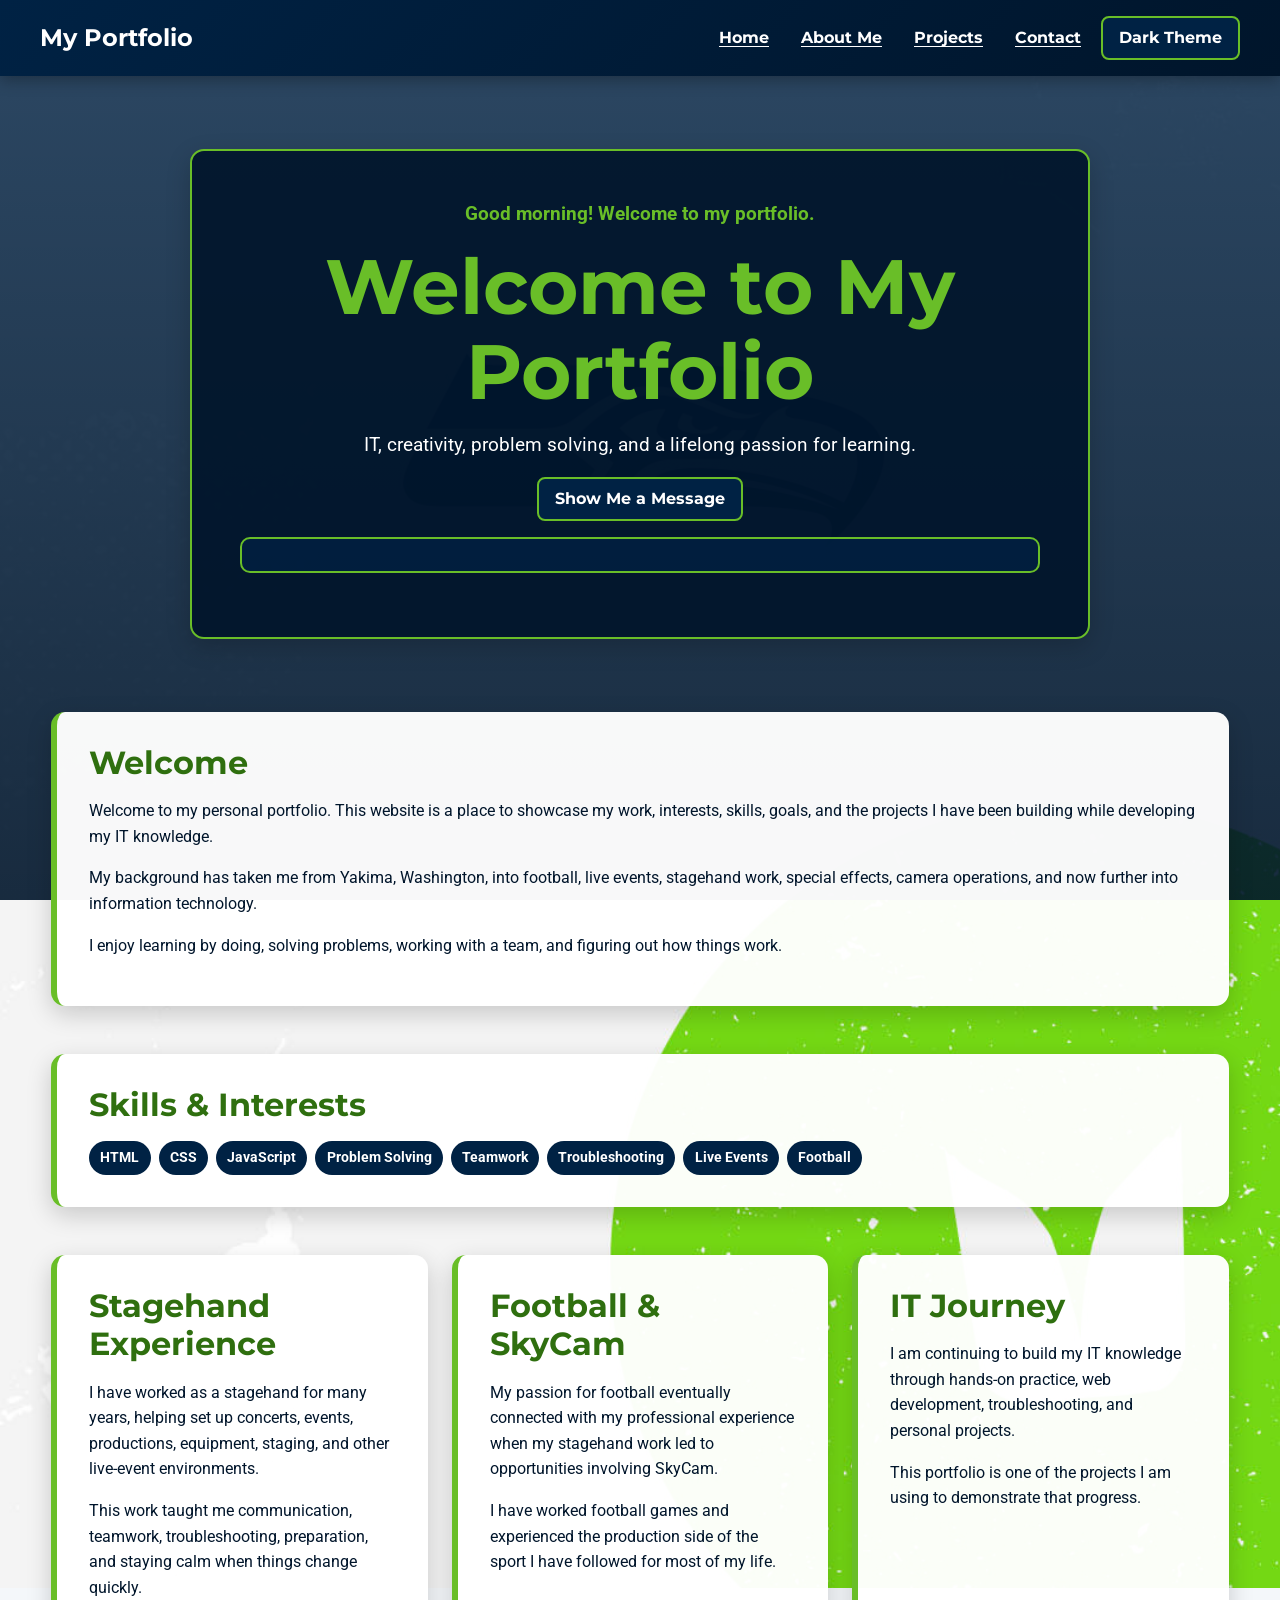
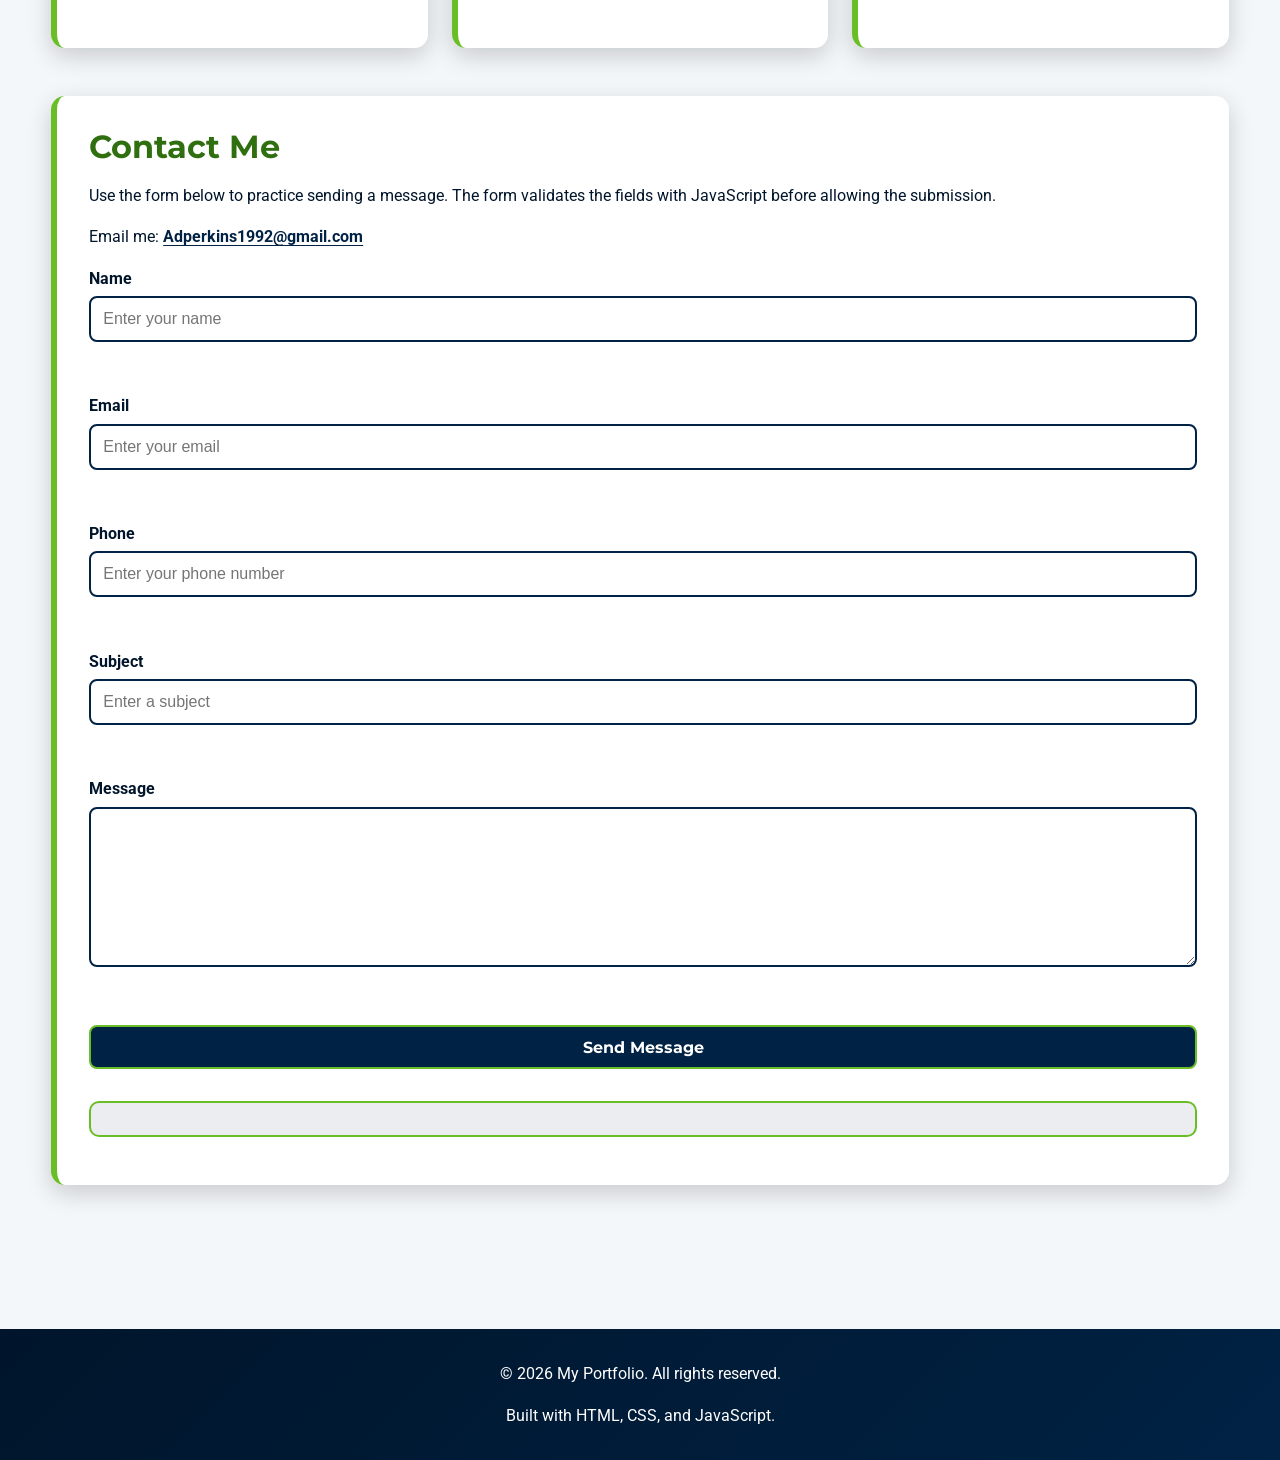
<file: index.html>
<!DOCTYPE html>
<html lang="en">
<head>
    <meta charset="UTF-8">
    <meta name="viewport" content="width=device-width, initial-scale=1.0">

    <meta name="description"
        content="Anthony's personal portfolio showcasing IT skills, projects, work experience, and goals.">

    <title>My Portfolio | IT & Creative Projects</title>

    <link rel="preconnect" href="https://fonts.googleapis.com">
    <link rel="preconnect" href="https://fonts.gstatic.com" crossorigin>

    <link
        href="https://fonts.googleapis.com/css2?family=Montserrat:wght@600;700&family=Roboto:wght@400;500;700&display=swap"
        rel="stylesheet">

    <link rel="stylesheet" href="style.css">
</head>

<body>

    <!-- Seahawks + anime energy belong together. -->
    <!-- The 12s are always watching. Blue. Green. Code. -->
    <!-- If you found this, you are officially in the source-code huddle. -->

    <header>
        <div class="header-container">

            <div class="logo">
                <p>My Portfolio</p>
            </div>

            <nav aria-label="Main navigation">
                <ul>
                    <li>
                        <a href="index.html" aria-current="page">Home</a>
                    </li>

                    <li>
                        <a href="about.html">About Me</a>
                    </li>

                    <li>
                        <a href="projects.html">Projects</a>
                    </li>

                    <li>
                        <a href="#contact">Contact</a>
                    </li>

                    <li>
                        <button
                            class="theme-button"
                            type="button"
                            aria-label="Switch to dark mode">
                            Dark Theme
                        </button>
                    </li>
                </ul>
            </nav>

        </div>
    </header>

    <main>

        <!-- HERO -->

        <section class="hero">
            <div class="hero-content">

                <p id="welcomeMessage">
                    Welcome to my portfolio.
                </p>

                <h1>Welcome to My Portfolio</h1>

                <p>
                    IT, creativity, problem solving, and a lifelong passion
                    for learning.
                </p>

                <button id="messageButton" type="button">
                    Show Me a Message
                </button>

                <p
                    id="interactiveMessage"
                    aria-live="polite">
                </p>

            </div>
        </section>


        <!-- WELCOME -->

        <section>
            <div class="content-card">

                <h2>Welcome</h2>

                <p>
                    Welcome to my personal portfolio. This website is a place
                    to showcase my work, interests, skills, goals, and the
                    projects I have been building while developing my IT
                    knowledge.
                </p>

                <p>
                    My background has taken me from Yakima, Washington, into
                    football, live events, stagehand work, special effects,
                    camera operations, and now further into information
                    technology.
                </p>

                <p>
                    I enjoy learning by doing, solving problems, working with
                    a team, and figuring out how things work.
                </p>

            </div>
        </section>


        <!-- SKILLS -->

        <section>
            <div class="content-card">

                <h2>Skills & Interests</h2>

                <div class="skills-container">

                    <span class="tag">HTML</span>

                    <span class="tag">CSS</span>

                    <span class="tag">JavaScript</span>

                    <span class="tag">Problem Solving</span>

                    <span class="tag">Teamwork</span>

                    <span class="tag">Troubleshooting</span>

                    <span class="tag">Live Events</span>

                    <span class="tag">Football</span>

                </div>

            </div>
        </section>


        <!-- EXPERIENCE -->

        <section>

            <div class="card-grid">

                <article class="card">

                    <h2>Stagehand Experience</h2>

                    <p>
                        I have worked as a stagehand for many years, helping
                        set up concerts, events, productions, equipment,
                        staging, and other live-event environments.
                    </p>

                    <p>
                        This work taught me communication, teamwork,
                        troubleshooting, preparation, and staying calm when
                        things change quickly.
                    </p>

                </article>


                <article class="card">

                    <h2>Football & SkyCam</h2>

                    <p>
                        My passion for football eventually connected with my
                        professional experience when my stagehand work led to
                        opportunities involving SkyCam.
                    </p>

                    <p>
                        I have worked football games and experienced the
                        production side of the sport I have followed for most
                        of my life.
                    </p>

                </article>


                <article class="card">

                    <h2>IT Journey</h2>

                    <p>
                        I am continuing to build my IT knowledge through
                        hands-on practice, web development, troubleshooting,
                        and personal projects.
                    </p>

                    <p>
                        This portfolio is one of the projects I am using to
                        demonstrate that progress.
                    </p>

                </article>

            </div>

        </section>


        <!-- CONTACT -->

        <section id="contact">

            <div class="content-card">

                <h2>Contact Me</h2>

                <p>
                    Use the form below to practice sending a message.
                    The form validates the fields with JavaScript before
                    allowing the submission.
                </p>

                <p class="contact-email">
                    Email me:
                    <a href="mailto:Adperkins1992@gmail.com">
                        Adperkins1992@gmail.com
                    </a>
                </p>


                <form id="contactForm" novalidate>

                    <!-- NAME -->

                    <div>

                        <label for="name-id-input">
                            Name
                        </label>

                        <input
                            type="text"
                            id="name-id-input"
                            name="name"
                            autocomplete="name"
                            placeholder="Enter your name"
                            aria-describedby="nameError">

                        <p
                            id="nameError"
                            class="error"
                            aria-live="polite">
                        </p>

                    </div>


                    <!-- EMAIL -->

                    <div>

                        <label for="email-id">
                            Email
                        </label>

                        <input
                            type="email"
                            id="email-id"
                            name="email"
                            autocomplete="email"
                            placeholder="Enter your email"
                            aria-describedby="emailError">

                        <p
                            id="emailError"
                            class="error"
                            aria-live="polite">
                        </p>

                    </div>


                    <!-- PHONE -->

                    <div>

                        <label for="phone">
                            Phone
                        </label>

                        <input
                            type="tel"
                            id="phone"
                            name="phone"
                            autocomplete="tel"
                            placeholder="Enter your phone number"
                            aria-describedby="phoneError">

                        <p
                            id="phoneError"
                            class="error"
                            aria-live="polite">
                        </p>

                    </div>


                    <!-- SUBJECT -->

                    <div>

                        <label for="subject">
                            Subject
                        </label>

                        <input
                            type="text"
                            id="subject"
                            name="subject"
                            placeholder="Enter a subject"
                            aria-describedby="subjectError">

                        <p
                            id="subjectError"
                            class="error"
                            aria-live="polite">
                        </p>

                    </div>


                    <!-- MESSAGE -->

                    <div>

                        <label for="message">
                            Message
                        </label>

                        <textarea
                            id="message"
                            name="message"
                            placeholder="Enter your message"
                            aria-describedby="messageError">
                        </textarea>

                        <p
                            id="messageError"
                            class="error"
                            aria-live="polite">
                        </p>

                    </div>


                    <button type="submit">
                        Send Message
                    </button>

                    <p
                        id="formMessage"
                        aria-live="polite">
                    </p>

                </form>

            </div>

        </section>

    </main>


    <footer>

        <p>
            &copy;
            <span id="year"></span>
            My Portfolio. All rights reserved.
        </p>

        <p>
            Built with HTML, CSS, and JavaScript.
        </p>

    </footer>


    <script src="script.js"></script>

</body>
</html>
</file>
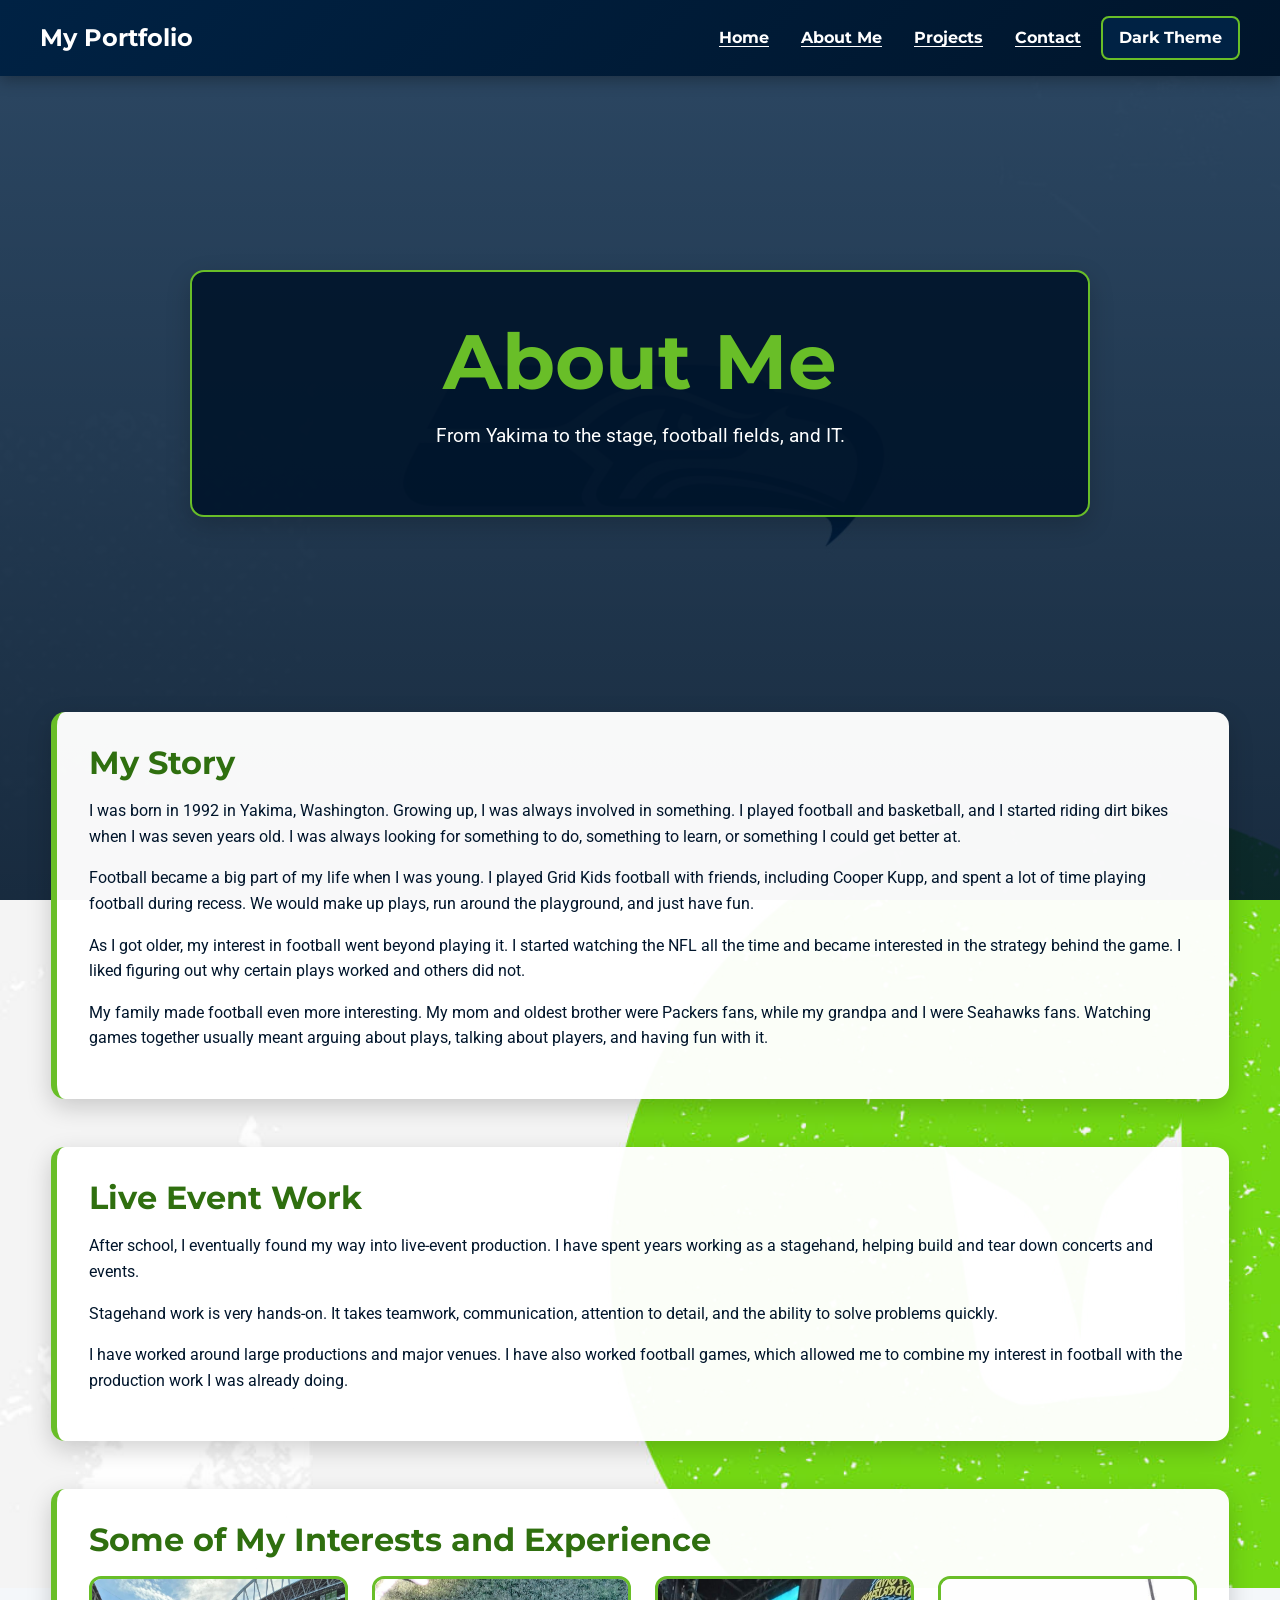
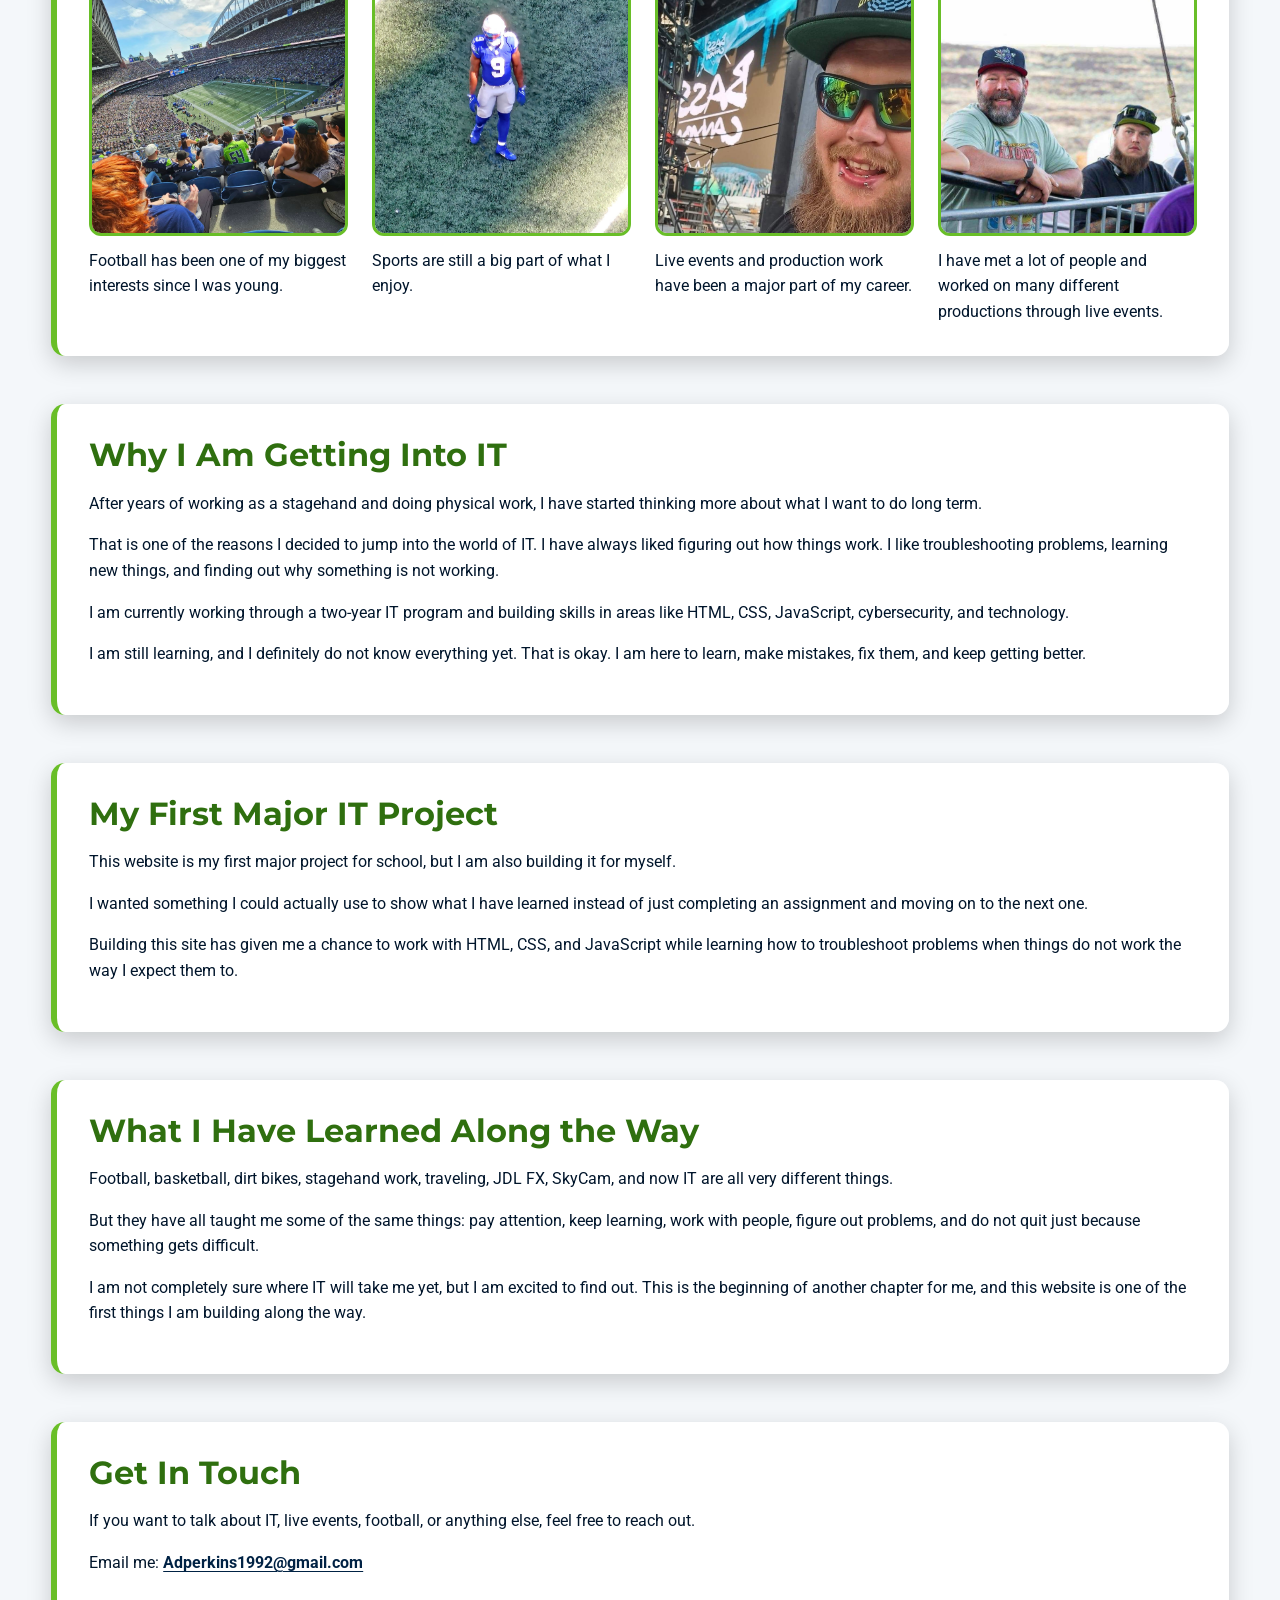
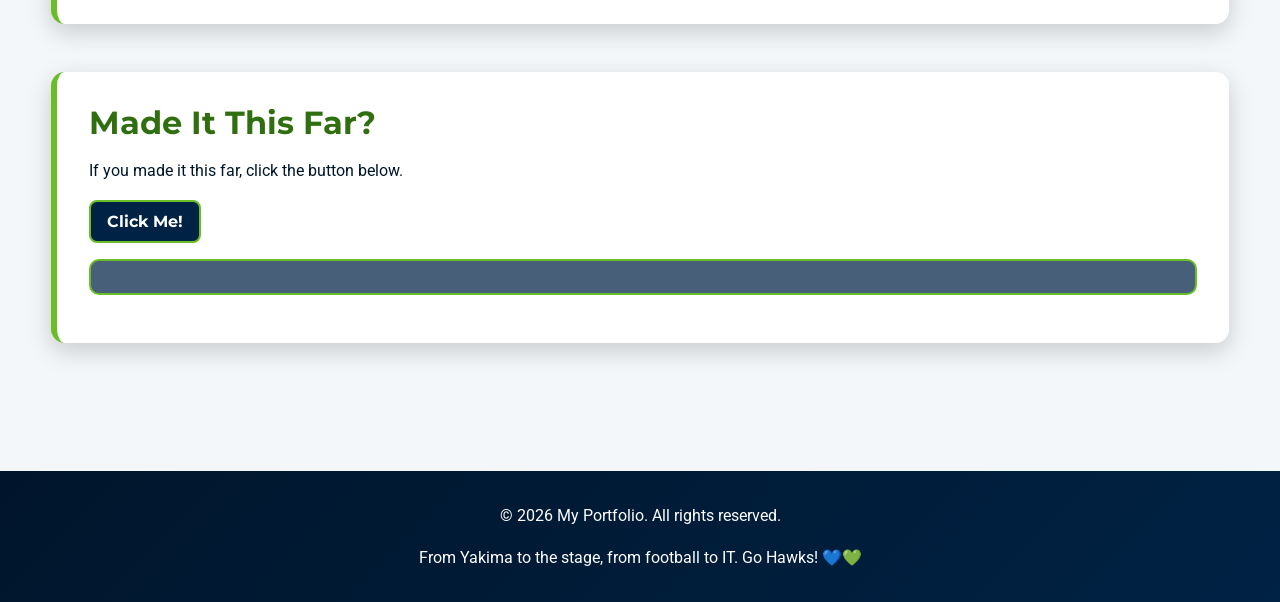
<file: about.html>
<!DOCTYPE html>
<html lang="en">
<head>

    <meta charset="UTF-8">

    <meta
        name="viewport"
        content="width=device-width, initial-scale=1.0">

    <meta
        name="description"
        content="About Anthony, his background, live-event experience, football interests, and journey into IT.">

    <title>About Me | My Portfolio</title>

    <link rel="preconnect" href="https://fonts.googleapis.com">

    <link
        rel="preconnect"
        href="https://fonts.gstatic.com"
        crossorigin>

    <link
        href="https://fonts.googleapis.com/css2?family=Montserrat:wght@600;700&family=Roboto:wght@400;500;700&display=swap"
        rel="stylesheet">

    <link rel="stylesheet" href="style.css">

</head>

<body>

    <!-- The training arc continues. -->
    <!-- Hidden message: From Yakima to the stage, from the field to IT. Keep leveling up. -->
    <!-- A good crew makes the impossible look easy. A good developer does the same with bugs. -->


    <header>

        <div class="header-container">

            <div class="logo">
                <p>My Portfolio</p>
            </div>


            <nav aria-label="Main navigation">

                <ul>

                    <li>
                        <a href="index.html">
                            Home
                        </a>
                    </li>

                    <li>
                        <a
                            href="about.html"
                            aria-current="page">
                            About Me
                        </a>
                    </li>

                    <li>
                        <a href="projects.html">
                            Projects
                        </a>
                    </li>

                    <li>
                        <a href="index.html#contact">
                            Contact
                        </a>
                    </li>

                    <li>
                        <button
                            class="theme-button"
                            type="button"
                            aria-label="Switch to dark mode">
                            Dark Theme
                        </button>
                    </li>

                </ul>

            </nav>

        </div>

    </header>


    <main>


        <!-- HERO -->

        <section class="hero">

            <div class="hero-content">

                <h1>About Me</h1>

                <p>
                    From Yakima to the stage, football fields, and IT.
                </p>

            </div>

        </section>


        <!-- MY STORY -->

        <section>

            <div class="content-card">

                <h2>My Story</h2>

                <p>
                    I was born in 1992 in Yakima, Washington. Growing up,
                    I was always involved in something. I played football
                    and basketball, and I started riding dirt bikes when
                    I was seven years old. I was always looking for
                    something to do, something to learn, or something
                    I could get better at.
                </p>

                <p>
                    Football became a big part of my life when I was young.
                    I played Grid Kids football with friends, including
                    Cooper Kupp, and spent a lot of time playing football
                    during recess. We would make up plays, run around the
                    playground, and just have fun.
                </p>

                <p>
                    As I got older, my interest in football went beyond
                    playing it. I started watching the NFL all the time
                    and became interested in the strategy behind the game.
                    I liked figuring out why certain plays worked and
                    others did not.
                </p>

                <p>
                    My family made football even more interesting.
                    My mom and oldest brother were Packers fans, while
                    my grandpa and I were Seahawks fans. Watching games
                    together usually meant arguing about plays, talking
                    about players, and having fun with it.
                </p>

            </div>

        </section>


        <!-- WORK -->

        <section>

            <div class="content-card">

                <h2>Live Event Work</h2>

                <p>
                    After school, I eventually found my way into live-event
                    production. I have spent years working as a stagehand,
                    helping build and tear down concerts and events.
                </p>

                <p>
                    Stagehand work is very hands-on. It takes teamwork,
                    communication, attention to detail, and the ability
                    to solve problems quickly.
                </p>

                <p>
                    I have worked around large productions and major
                    venues. I have also worked football games, which
                    allowed me to combine my interest in football with
                    the production work I was already doing.
                </p>

            </div>

        </section>


        <!-- IMAGES -->

        <section>

            <div class="content-card">

                <h2>Some of My Interests and Experience</h2>

                <div class="image-grid">

                    <div class="image-card">

                        <img
                            src="Images/seahawksgame.jpg"
                            alt="Football game experience"
                            loading="lazy">

                        <p>
                            Football has been one of my biggest interests
                            since I was young.
                        </p>

                    </div>


                    <div class="image-card">

                        <img
                            src="Images/k9.jpg"
                            alt="Football and sports experience"
                            loading="lazy">

                        <p>
                            Sports are still a big part of what I enjoy.
                        </p>

                    </div>


                    <div class="image-card">

                        <img
                            src="Images/bass.jpg"
                            alt="Live event and music experience"
                            loading="lazy">

                        <p>
                            Live events and production work have been a
                            major part of my career.
                        </p>

                    </div>


                    <div class="image-card">

                        <img
                            src="Images/Bert.jpg"
                            alt="Live event experience"
                            loading="lazy">

                        <p>
                            I have met a lot of people and worked on many
                            different productions through live events.
                        </p>

                    </div>

                </div>

            </div>

        </section>


        <!-- IT -->

        <section>

            <div class="content-card">

                <h2>Why I Am Getting Into IT</h2>

                <p>
                    After years of working as a stagehand and doing physical
                    work, I have started thinking more about what I want to
                    do long term.
                </p>

                <p>
                    That is one of the reasons I decided to jump into the
                    world of IT. I have always liked figuring out how things
                    work. I like troubleshooting problems, learning new
                    things, and finding out why something is not working.
                </p>

                <p>
                    I am currently working through a two-year IT program
                    and building skills in areas like HTML, CSS, JavaScript,
                    cybersecurity, and technology.
                </p>

                <p>
                    I am still learning, and I definitely do not know
                    everything yet. That is okay. I am here to learn,
                    make mistakes, fix them, and keep getting better.
                </p>

            </div>

        </section>


        <!-- FIRST MAJOR PROJECT -->

        <section>

            <div class="content-card">

                <h2>My First Major IT Project</h2>

                <p>
                    This website is my first major project for school,
                    but I am also building it for myself.
                </p>

                <p>
                    I wanted something I could actually use to show what
                    I have learned instead of just completing an assignment
                    and moving on to the next one.
                </p>

                <p>
                    Building this site has given me a chance to work with
                    HTML, CSS, and JavaScript while learning how to
                    troubleshoot problems when things do not work the way
                    I expect them to.
                </p>

            </div>

        </section>


        <!-- LESSONS -->

        <section>

            <div class="content-card">

                <h2>What I Have Learned Along the Way</h2>

                <p>
                    Football, basketball, dirt bikes, stagehand work,
                    traveling, JDL FX, SkyCam, and now IT are all very
                    different things.
                </p>

                <p>
                    But they have all taught me some of the same things:
                    pay attention, keep learning, work with people,
                    figure out problems, and do not quit just because
                    something gets difficult.
                </p>

                <p>
                    I am not completely sure where IT will take me yet,
                    but I am excited to find out. This is the beginning
                    of another chapter for me, and this website is one
                    of the first things I am building along the way.
                </p>

            </div>

        </section>


        <!-- CONTACT -->

        <section>

            <div class="content-card">

                <h2>Get In Touch</h2>

                <p>
                    If you want to talk about IT, live events, football,
                    or anything else, feel free to reach out.
                </p>

                <p class="contact-email">

                    Email me:

                    <a href="mailto:Adperkins1992@gmail.com">
                        Adperkins1992@gmail.com
                    </a>

                </p>

            </div>

        </section>


        <!-- FINAL BUTTON -->

        <section class="content-card">

            <h2>Made It This Far?</h2>

            <p>
                If you made it this far, click the button below.
            </p>

            <button
                id="finalMessageButton"
                type="button">
                Click Me!
            </button>

            <p
                id="finalMessage"
                aria-live="polite">
            </p>

        </section>


    </main>


    <footer>

        <p>
            &copy;
            <span id="year"></span>
            My Portfolio. All rights reserved.
        </p>

        <p>
            From Yakima to the stage, from football to IT.
            Go Hawks! 💙💚
        </p>

    </footer>


    <script src="script.js"></script>

</body>
</html>
</file>
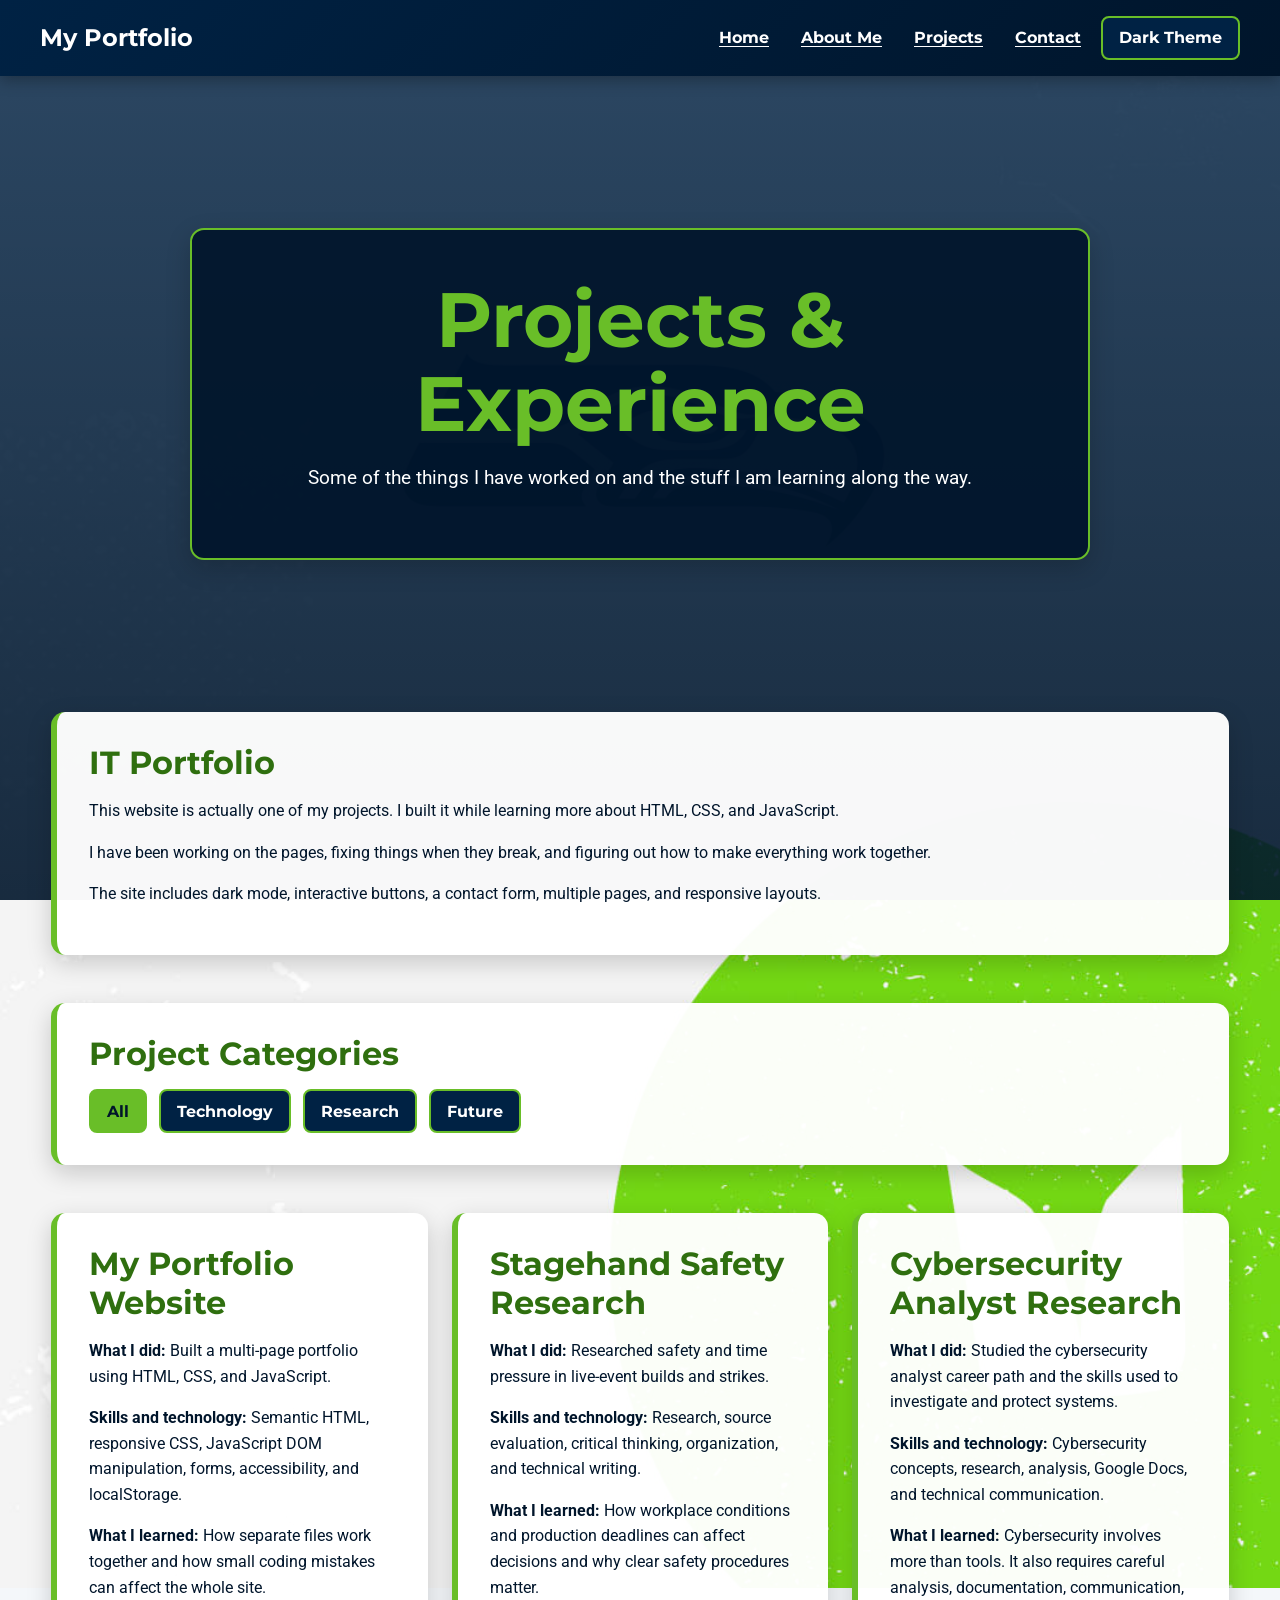
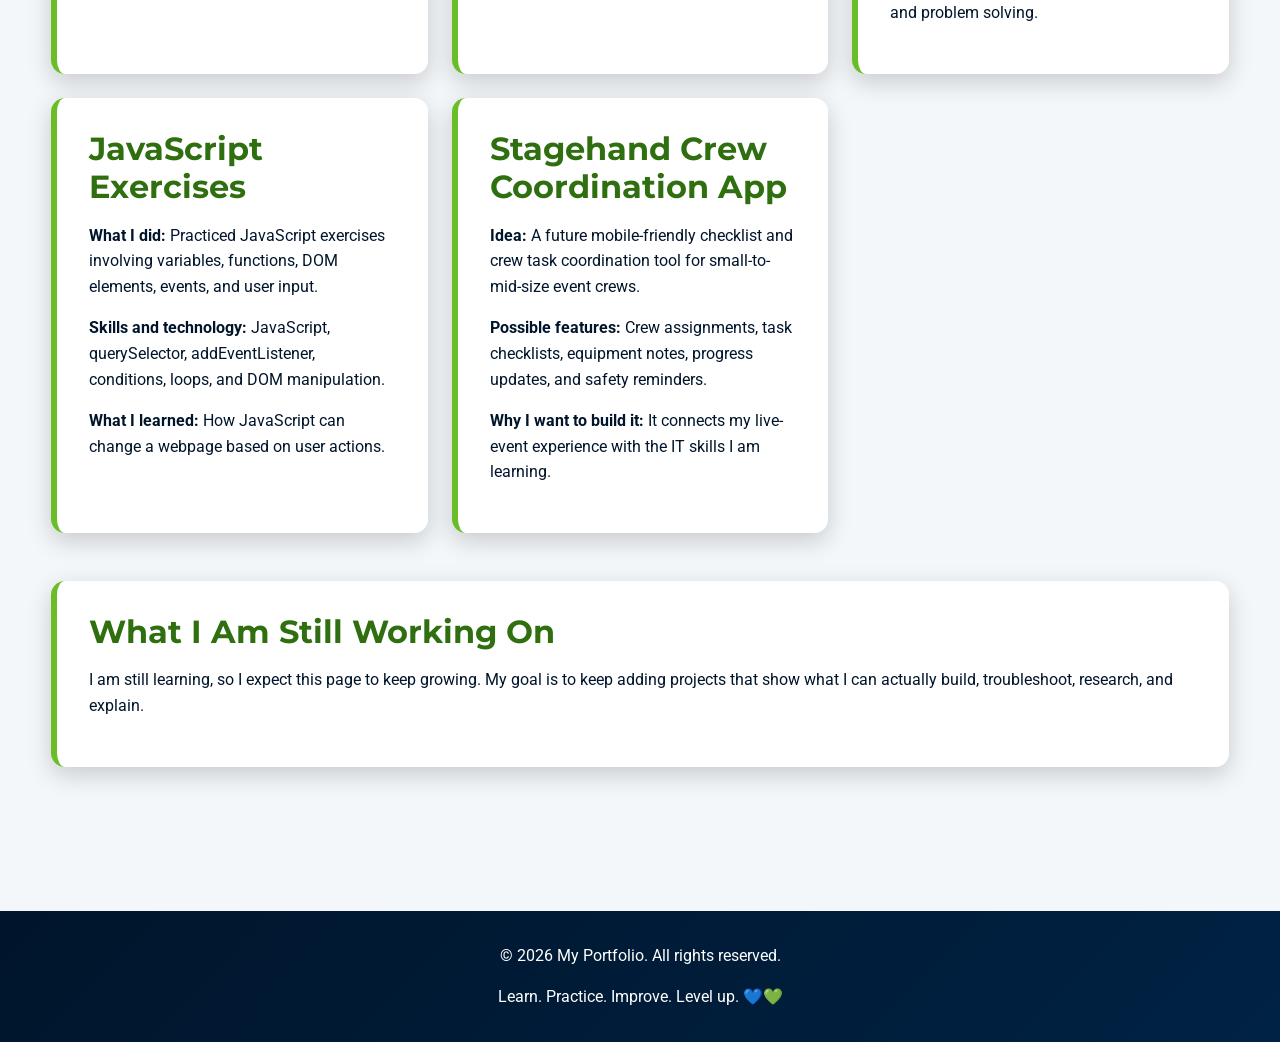
<file: projects.html>
<!DOCTYPE html>
<html lang="en">
<head>

    <meta charset="UTF-8">

    <meta
        name="viewport"
        content="width=device-width, initial-scale=1.0">

    <meta
        name="description"
        content="Anthony's IT projects, hands-on work, research, and skills.">

    <title>Projects | My Portfolio</title>

    <link
        rel="preconnect"
        href="https://fonts.googleapis.com">

    <link
        rel="preconnect"
        href="https://fonts.gstatic.com"
        crossorigin>

    <link
        href="https://fonts.googleapis.com/css2?family=Montserrat:wght@600;700&family=Roboto:wght@400;500;700&display=swap"
        rel="stylesheet">

    <link rel="stylesheet" href="style.css">

</head>

<body>

    <!-- GO HAWKS! -->
    <!-- Learn -> Practice -> Fail -> Improve -> Level Up -->
    <!-- The bug is not the final boss. It is just the next training arc. -->


    <header>

        <div class="header-container">

            <div class="logo">
                <p>My Portfolio</p>
            </div>


            <nav aria-label="Main navigation">

                <ul>

                    <li>
                        <a href="index.html">
                            Home
                        </a>
                    </li>

                    <li>
                        <a href="about.html">
                            About Me
                        </a>
                    </li>

                    <li>
                        <a
                            href="projects.html"
                            aria-current="page">
                            Projects
                        </a>
                    </li>

                    <li>
                        <a href="index.html#contact">
                            Contact
                        </a>
                    </li>

                    <li>
                        <button
                            class="theme-button"
                            type="button"
                            aria-label="Switch to dark mode">
                            Dark Theme
                        </button>
                    </li>

                </ul>

            </nav>

        </div>

    </header>


    <main>


        <!-- HERO -->

        <section class="hero">

            <div class="hero-content">

                <h1>Projects & Experience</h1>

                <p>
                    Some of the things I have worked on and the stuff
                    I am learning along the way.
                </p>

            </div>

        </section>


        <!-- PORTFOLIO -->

        <section>

            <div class="content-card">

                <h2>IT Portfolio</h2>

                <p>
                    This website is actually one of my projects.
                    I built it while learning more about HTML, CSS,
                    and JavaScript.
                </p>

                <p>
                    I have been working on the pages, fixing things
                    when they break, and figuring out how to make
                    everything work together.
                </p>

                <p>
                    The site includes dark mode, interactive buttons,
                    a contact form, multiple pages, and responsive
                    layouts.
                </p>

            </div>

        </section>


        <!-- FILTERS -->

        <section>

            <div class="content-card">

                <h2>Project Categories</h2>

                <div
                    class="filter-buttons"
                    role="group"
                    aria-label="Filter projects">

                    <button
                        class="filter-button active"
                        type="button"
                        data-filter="all"
                        aria-pressed="true">
                        All
                    </button>

                    <button
                        class="filter-button"
                        type="button"
                        data-filter="technology"
                        aria-pressed="false">
                        Technology
                    </button>

                    <button
                        class="filter-button"
                        type="button"
                        data-filter="research"
                        aria-pressed="false">
                        Research
                    </button>

                    <button
                        class="filter-button"
                        type="button"
                        data-filter="future"
                        aria-pressed="false">
                        Future
                    </button>

                </div>

            </div>

        </section>


        <!-- PROJECTS -->

        <section>

            <div class="project-grid">


                <!-- PROJECT 1 -->

                <article
                    class="project-card"
                    data-category="technology">

                    <h2>My Portfolio Website</h2>

                    <p>
                        <strong>What I did:</strong>
                        Built a multi-page portfolio using HTML,
                        CSS, and JavaScript.
                    </p>

                    <p>
                        <strong>Skills and technology:</strong>
                        Semantic HTML, responsive CSS, JavaScript DOM
                        manipulation, forms, accessibility, and localStorage.
                    </p>

                    <p>
                        <strong>What I learned:</strong>
                        How separate files work together and how small
                        coding mistakes can affect the whole site.
                    </p>

                </article>


                <!-- PROJECT 2 -->

                <article
                    class="project-card"
                    data-category="research">

                    <h2>Stagehand Safety Research</h2>

                    <p>
                        <strong>What I did:</strong>
                        Researched safety and time pressure in live-event
                        builds and strikes.
                    </p>

                    <p>
                        <strong>Skills and technology:</strong>
                        Research, source evaluation, critical thinking,
                        organization, and technical writing.
                    </p>

                    <p>
                        <strong>What I learned:</strong>
                        How workplace conditions and production deadlines
                        can affect decisions and why clear safety
                        procedures matter.
                    </p>

                </article>


                <!-- PROJECT 3 -->

                <article
                    class="project-card"
                    data-category="technology">

                    <h2>Cybersecurity Analyst Research</h2>

                    <p>
                        <strong>What I did:</strong>
                        Studied the cybersecurity analyst career path
                        and the skills used to investigate and protect
                        systems.
                    </p>

                    <p>
                        <strong>Skills and technology:</strong>
                        Cybersecurity concepts, research, analysis,
                        Google Docs, and technical communication.
                    </p>

                    <p>
                        <strong>What I learned:</strong>
                        Cybersecurity involves more than tools. It also
                        requires careful analysis, documentation,
                        communication, and problem solving.
                    </p>

                </article>


                <!-- PROJECT 4 -->

                <article
                    class="project-card"
                    data-category="technology">

                    <h2>JavaScript Exercises</h2>

                    <p>
                        <strong>What I did:</strong>
                        Practiced JavaScript exercises involving variables,
                        functions, DOM elements, events, and user input.
                    </p>

                    <p>
                        <strong>Skills and technology:</strong>
                        JavaScript, querySelector, addEventListener,
                        conditions, loops, and DOM manipulation.
                    </p>

                    <p>
                        <strong>What I learned:</strong>
                        How JavaScript can change a webpage based on
                        user actions.
                    </p>

                </article>


                <!-- PROJECT 5 -->

                <article
                    class="project-card"
                    data-category="future">

                    <h2>Stagehand Crew Coordination App</h2>

                    <p>
                        <strong>Idea:</strong>
                        A future mobile-friendly checklist and crew
                        task coordination tool for small-to-mid-size
                        event crews.
                    </p>

                    <p>
                        <strong>Possible features:</strong>
                        Crew assignments, task checklists, equipment
                        notes, progress updates, and safety reminders.
                    </p>

                    <p>
                        <strong>Why I want to build it:</strong>
                        It connects my live-event experience with the
                        IT skills I am learning.
                    </p>

                </article>


            </div>

        </section>


        <!-- FUTURE -->

        <section>

            <div class="content-card">

                <h2>What I Am Still Working On</h2>

                <p>
                    I am still learning, so I expect this page to keep
                    growing. My goal is to keep adding projects that
                    show what I can actually build, troubleshoot,
                    research, and explain.
                </p>

            </div>

        </section>


    </main>


    <footer>

        <p>
            &copy;
            <span id="year"></span>
            My Portfolio. All rights reserved.
        </p>

        <p>
            Learn. Practice. Improve. Level up. 💙💚
        </p>

    </footer>


    <script src="script.js"></script>

</body>
</html>
</file>
<file: style.css>
:root {
    --navy: #002244;
    --dark-navy: #00152b;
    --green: #69be28;
    --green-text: #2f6f0f;
    --gray: #a5acaf;
    --white: #ffffff;
    --light-bg: #f4f7fa;
    --card-bg: rgba(255, 255, 255, 0.97);
    --shadow: 0 8px 25px rgba(0, 0, 0, 0.18);
    --radius: 14px;
}


/* RESET */

* {
    box-sizing: border-box;
    margin: 0;
    padding: 0;
}


html {
    scroll-behavior: smooth;
}


body {
    min-height: 100vh;

    line-height: 1.6;

    color: var(--dark-navy);

    font-family: "Roboto", Arial, sans-serif;

    background-color: var(--light-bg);

    background-image:
        linear-gradient(
            rgba(0, 34, 68, 0.82),
            rgba(0, 21, 43, 0.90)
        ),
        url("Images/Seahawks1.jpg");

    background-size: cover;

    background-position: center;

    background-attachment: fixed;

    background-repeat: no-repeat;
}


/* TYPOGRAPHY */

h1,
h2,
h3,
h4,
button,
.logo p,
nav a {
    font-family: "Montserrat", Arial, sans-serif;
}


h1,
h2,
h3,
h4 {
    line-height: 1.2;

    margin-bottom: 1rem;
}


h2 {
    color: var(--green-text);

    font-size: 2rem;
}


h3 {
    color: var(--navy);

    font-size: 1.4rem;
}


p {
    margin-bottom: 1rem;
}


a {
    color: var(--navy);

    text-decoration: underline;

    text-underline-offset: 3px;
}


a:hover {
    color: var(--green-text);
}


ul,
ol {
    padding-left: 1.5rem;
}


img {
    display: block;

    max-width: 100%;

    height: auto;
}


/* HEADER */

header {
    position: sticky;

    top: 0;

    z-index: 1000;

    padding: 1rem 2rem;

    color: var(--white);

    background:
        linear-gradient(
            135deg,
            var(--navy),
            var(--dark-navy)
        );

    box-shadow:
        0 4px 15px rgba(0, 0, 0, 0.3);
}


.header-container {
    width: min(1200px, 100%);

    margin: auto;

    display: flex;

    align-items: center;

    justify-content: space-between;

    gap: 1rem;
}


.logo p {
    margin: 0;

    color: var(--white);

    font-size: 1.5rem;

    font-weight: 700;
}


/* NAVIGATION */

nav ul {
    display: flex;

    align-items: center;

    justify-content: center;

    flex-wrap: wrap;

    gap: 0.5rem;

    list-style: none;

    padding: 0;
}


nav a {
    display: block;

    padding: 0.5rem 0.75rem;

    color: var(--white);

    font-weight: 700;

    border-radius: 8px;
}


nav a:hover,
nav a:focus-visible {
    color: var(--dark-navy);

    background: var(--green);
}


/* BUTTONS */

button {
    padding: 0.65rem 1rem;

    color: var(--white);

    background: var(--navy);

    border: 2px solid var(--green);

    border-radius: 8px;

    font-size: 1rem;

    font-weight: 700;

    cursor: pointer;

    transition:
        transform 0.2s ease,
        background-color 0.2s ease,
        color 0.2s ease;
}


button:hover {
    color: var(--dark-navy);

    background: var(--green);

    transform: translateY(-2px);
}


button:active {
    transform: translateY(0);
}


button:disabled {
    cursor: not-allowed;

    opacity: 0.6;
}


/* Charzard is my favorite pokemon */


/* KEYBOARD FOCUS */

a:focus-visible,
button:focus-visible,
input:focus-visible,
textarea:focus-visible,
select:focus-visible {
    outline: 3px solid var(--navy);

    outline-offset: 3px;
}


/* MAIN */

main {
    width: min(1200px, 92%);

    margin: auto;

    padding: 3rem 0;
}


section {
    margin-bottom: 3rem;
}


/* HERO */

.hero {
    min-height: 60vh;

    display: flex;

    align-items: center;

    justify-content: center;

    text-align: center;

    color: var(--white);
}


.hero-content {
    width: min(900px, 100%);

    padding: 3rem;

    background:
        rgba(0, 21, 43, 0.90);

    border: 2px solid var(--green);

    border-radius: var(--radius);

    box-shadow: var(--shadow);
}


.hero h1 {
    margin-bottom: 1rem;

    color: var(--green);

    font-size:
        clamp(2.5rem, 6vw, 5rem);

    line-height: 1.1;
}


.hero p {
    color: var(--white);

    font-size: 1.2rem;
}


#welcomeMessage {
    margin-bottom: 1rem;

    color: var(--green);

    font-weight: 700;
}


/* CARDS */

.card,
.project-card,
.about-card,
.content-card {
    padding: 2rem;

    margin-bottom: 2rem;

    background: var(--card-bg);

    border-left:
        6px solid var(--green);

    border-radius: var(--radius);

    box-shadow: var(--shadow);

    animation:
        fadeIn 0.5s ease;

    transition:
        transform 0.2s ease,
        box-shadow 0.2s ease,
        background-color 0.3s ease,
        color 0.3s ease;
}


.card:hover,
.project-card:hover,
.about-card:hover,
.content-card:hover {
    transform: translateY(-3px);

    box-shadow:
        0 12px 30px rgba(0, 0, 0, 0.22);
}


.card p,
.project-card p,
.about-card p,
.content-card p {
    margin-bottom: 1rem;
}


/* GRIDS */

.card-grid,
.project-grid {
    display: grid;

    grid-template-columns:
        repeat(
            auto-fit,
            minmax(280px, 1fr)
        );

    gap: 1.5rem;
}


.card-grid .card,
.project-grid .project-card {
    margin-bottom: 0;
}


/* IMAGES */

.image-grid {
    display: grid;

    grid-template-columns:
        repeat(
            auto-fit,
            minmax(250px, 1fr)
        );

    gap: 1.5rem;
}


.image-grid img {
    width: 100%;

    height: 260px;

    object-fit: cover;

    border:
        3px solid var(--green);

    border-radius: 12px;
}


.image-card {
    overflow: hidden;
}


.image-card p {
    margin: 0.75rem 0 0;
}


/* SKILLS */

.skills-container {
    display: flex;

    flex-wrap: wrap;

    gap: 0.5rem;

    margin-top: 1rem;
}


.tag {
    display: inline-block;

    padding:
        0.35rem
        0.7rem;

    color: var(--white);

    background: var(--navy);

    border-radius: 999px;

    font-size: 0.9rem;

    font-weight: 700;
}


/* INTERACTIVE AREAS */

#interactiveMessage,
#finalMessage,
#formMessage {
    min-height: 1.5rem;

    margin-top: 1rem;

    padding: 1rem;

    border-radius: 10px;

    font-weight: 700;
}


#interactiveMessage,
#finalMessage {
    color: var(--white);

    background:
        rgba(0, 34, 68, 0.72);

    border:
        2px solid var(--green);
}


/* FORMS */

form {
    display: flex;

    flex-direction: column;

    gap: 1rem;
}


label {
    display: block;

    margin-bottom: 0.3rem;

    font-weight: 700;
}


input,
textarea,
select {
    width: 100%;

    padding: 0.75rem;

    color: var(--dark-navy);

    background: var(--white);

    border:
        2px solid var(--navy);

    border-radius: 8px;

    font-size: 1rem;
}


textarea {
    min-height: 160px;

    resize: vertical;
}


input:focus,
textarea:focus,
select:focus {
    border-color: var(--green);
}


.error {
    min-height: 1.2rem;

    color: #b71c1c;

    font-size: 0.9rem;

    font-weight: 700;
}


#formMessage {
    color: var(--dark-navy);

    background:
        rgba(0, 34, 68, 0.08);

    border:
        2px solid var(--green);
}


.contact-email a {
    font-weight: 700;
}


/* PROJECT FILTERS */

.filter-buttons {
    display: flex;

    flex-wrap: wrap;

    gap: 0.75rem;
}


.filter-button.active {
    color: var(--dark-navy);

    background: var(--green);
}


.project-card.is-hidden {
    display: none;
}


/* FOOTER */

footer {
    padding: 2rem;

    margin-top: 3rem;

    text-align: center;

    color: var(--white);

    background:
        linear-gradient(
            135deg,
            var(--dark-navy),
            var(--navy)
        );
}


footer p {
    margin-bottom: 1rem;
}


footer p:last-child {
    margin-bottom: 0;
}


/* DARK MODE */

body.dark-mode {
    color: var(--white);

    background-color: var(--dark-navy);

    background-image:
        linear-gradient(
            rgba(0, 10, 22, 0.55),
            rgba(0, 21, 43, 0.72)
        ),
        url("Images/Seahawks1.jpg");

    background-size: cover;

    background-position: center;

    background-attachment: fixed;
}


body.dark-mode header,
body.dark-mode footer {
    background:
        rgba(0, 10, 22, 0.97);
}


body.dark-mode .card,
body.dark-mode .project-card,
body.dark-mode .about-card,
body.dark-mode .content-card {
    color: var(--white);

    background:
        rgba(0, 15, 30, 0.96);

    border-left-color:
        var(--green);
}


body.dark-mode h1,
body.dark-mode h2,
body.dark-mode h3,
body.dark-mode h4 {
    color: var(--green);
}


body.dark-mode p,
body.dark-mode li,
body.dark-mode label {
    color: var(--white);
}


body.dark-mode a {
    color: var(--green);
}


body.dark-mode a:hover {
    color: var(--white);
}


body.dark-mode button {
    color: var(--dark-navy);

    background: var(--green);

    border-color: var(--green);
}


body.dark-mode button:hover {
    color: var(--dark-navy);

    background: var(--white);

    border-color: var(--white);
}


body.dark-mode input,
body.dark-mode textarea,
body.dark-mode select {
    color: var(--white);

    background: var(--dark-navy);

    border-color: var(--green);
}


body.dark-mode input::placeholder,
body.dark-mode textarea::placeholder {
    color: #d1d5d8;
}


body.dark-mode .tag {
    color: var(--dark-navy);

    background: var(--green);
}


body.dark-mode #formMessage {
    color: var(--white);

    background: var(--dark-navy);

    border-color: var(--green);
}


body.dark-mode #interactiveMessage,
body.dark-mode #finalMessage {
    color: var(--white);

    background: var(--dark-navy);

    border-color: var(--green);
}


body.dark-mode .hero-content {
    background:
        rgba(0, 10, 22, 0.96);

    border-color: var(--green);
}


body.dark-mode .hero h1 {
    color: var(--green);
}


body.dark-mode .hero p {
    color: var(--white);
}


body.dark-mode a:focus-visible,
body.dark-mode button:focus-visible,
body.dark-mode input:focus-visible,
body.dark-mode textarea:focus-visible,
body.dark-mode select:focus-visible {
    outline-color: var(--white);
}


/* ANIMATION */

@keyframes fadeIn {

    from {
        opacity: 0;

        transform:
            translateY(10px);
    }

    to {
        opacity: 1;

        transform:
            translateY(0);
    }
}


/* RESPONSIVE DESIGN */

@media (max-width: 800px) {

    header {
        padding: 1rem;
    }


    .header-container {
        flex-wrap: wrap;

        justify-content: center;
    }


    .logo {
        width: 100%;

        text-align: center;
    }


    nav {
        width: 100%;
    }


    nav ul {
        justify-content: center;
    }


    nav a {
        padding:
            0.45rem
            0.55rem;
    }


    .theme-button {
        margin-left: 0;
    }


    main {
        width: 94%;

        padding:
            2rem 0;
    }


    .hero-content {
        padding:
            2rem
            1.25rem;
    }


    .card,
    .project-card,
    .about-card,
    .content-card {
        padding: 1.25rem;
    }


    .card-grid,
    .project-grid {
        grid-template-columns: 1fr;
    }

}


/* SMALL SCREEN */

@media (max-width: 500px) {

    .hero {
        min-height: 55vh;
    }


    .hero h1 {
        font-size: 2.2rem;
    }


    .hero p {
        font-size: 1rem;
    }


    h2 {
        font-size: 1.7rem;
    }


    .image-grid img {
        height: 220px;
    }


    nav ul {
        gap: 0.25rem;
    }


    nav a {
        padding:
            0.4rem
            0.45rem;

        font-size: 0.9rem;
    }


    .filter-buttons button {
        flex:
            1 1 40%;
    }

}


/* REQUIRED 320PX TARGET */

@media (max-width: 320px) {

    header {
        padding: 0.75rem;
    }


    .logo p {
        font-size: 1.2rem;
    }


    nav a {
        padding:
            0.35rem
            0.3rem;

        font-size: 0.8rem;
    }


    main {
        width: 96%;
    }


    .hero-content {
        padding:
            1.25rem
            0.75rem;
    }


    .hero h1 {
        font-size: 1.9rem;
    }


    .hero p {
        font-size: 0.95rem;
    }


    .card,
    .project-card,
    .about-card,
    .content-card {
        padding: 1rem;
    }


    button {
        width: 100%;
    }


    .filter-buttons {
        display: grid;

        grid-template-columns:
            1fr 1fr;
    }


    .filter-buttons button {
        width: 100%;
    }

}
</file>
